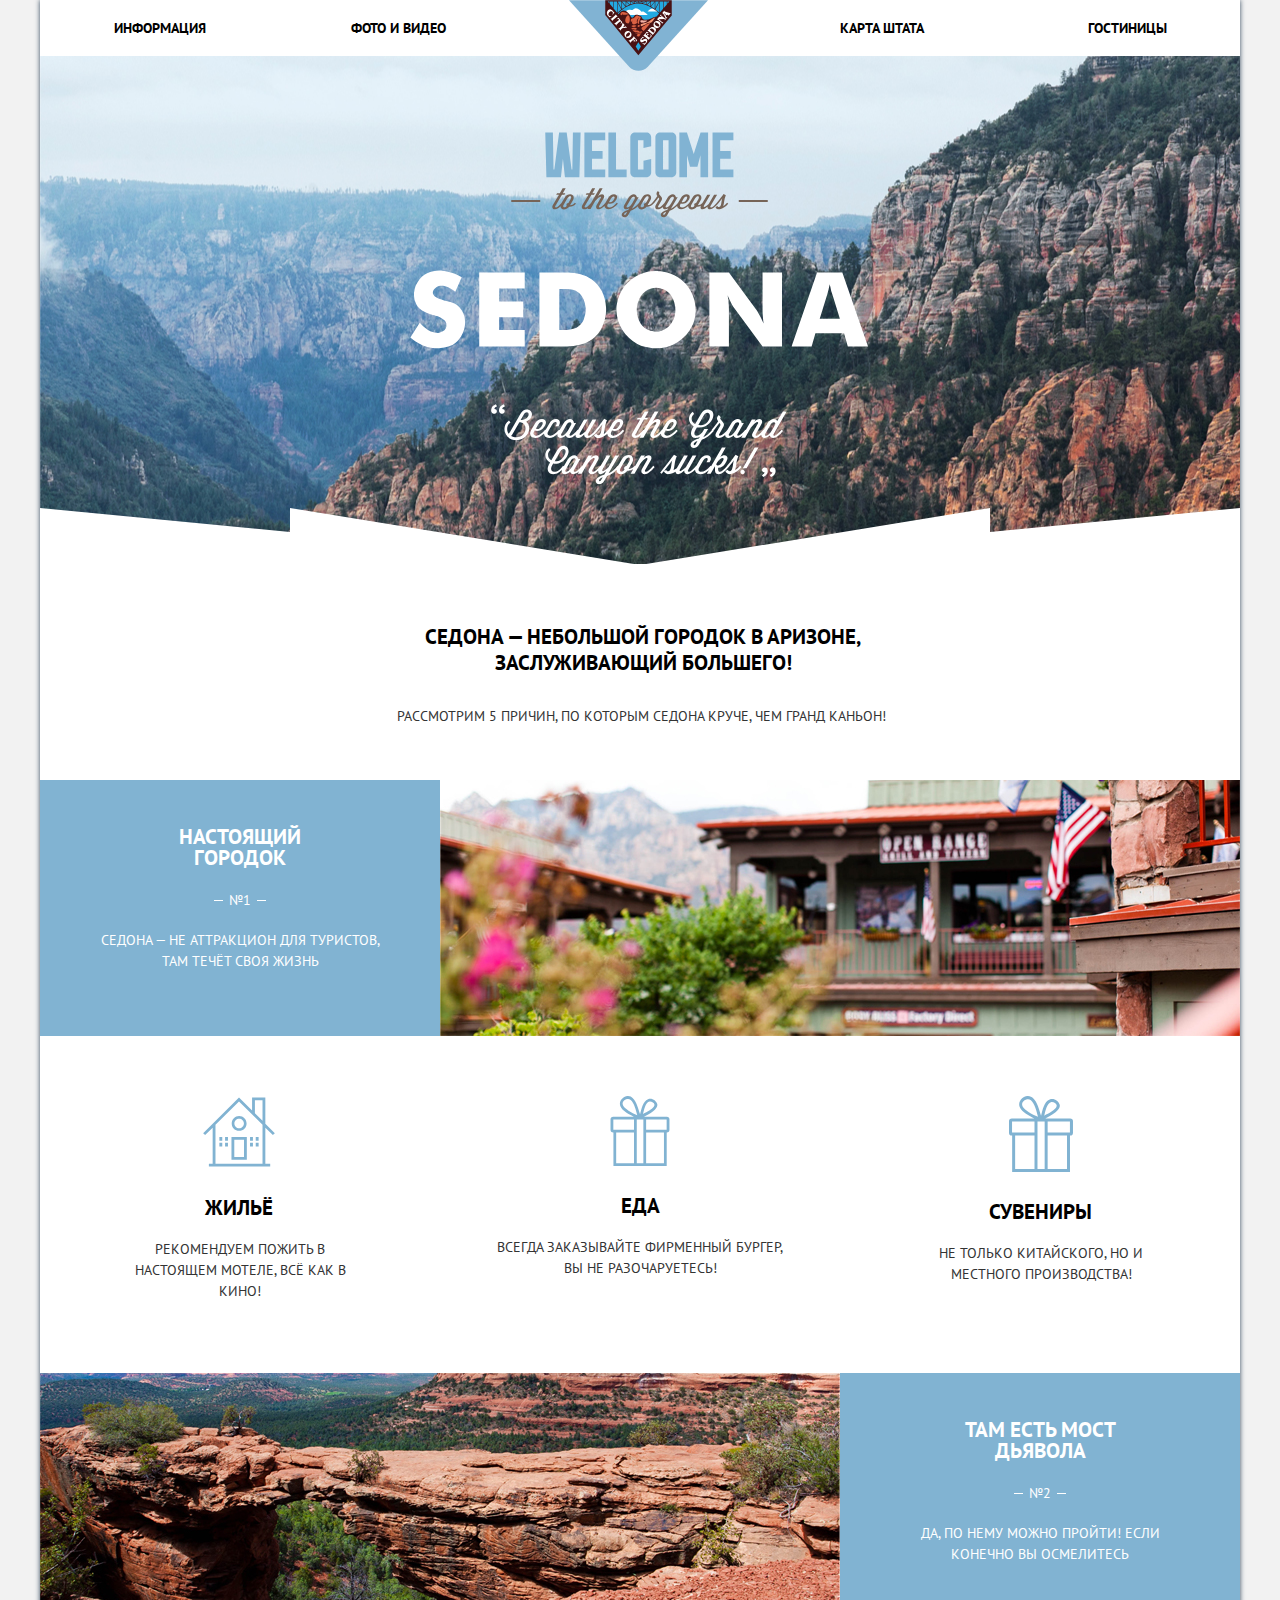
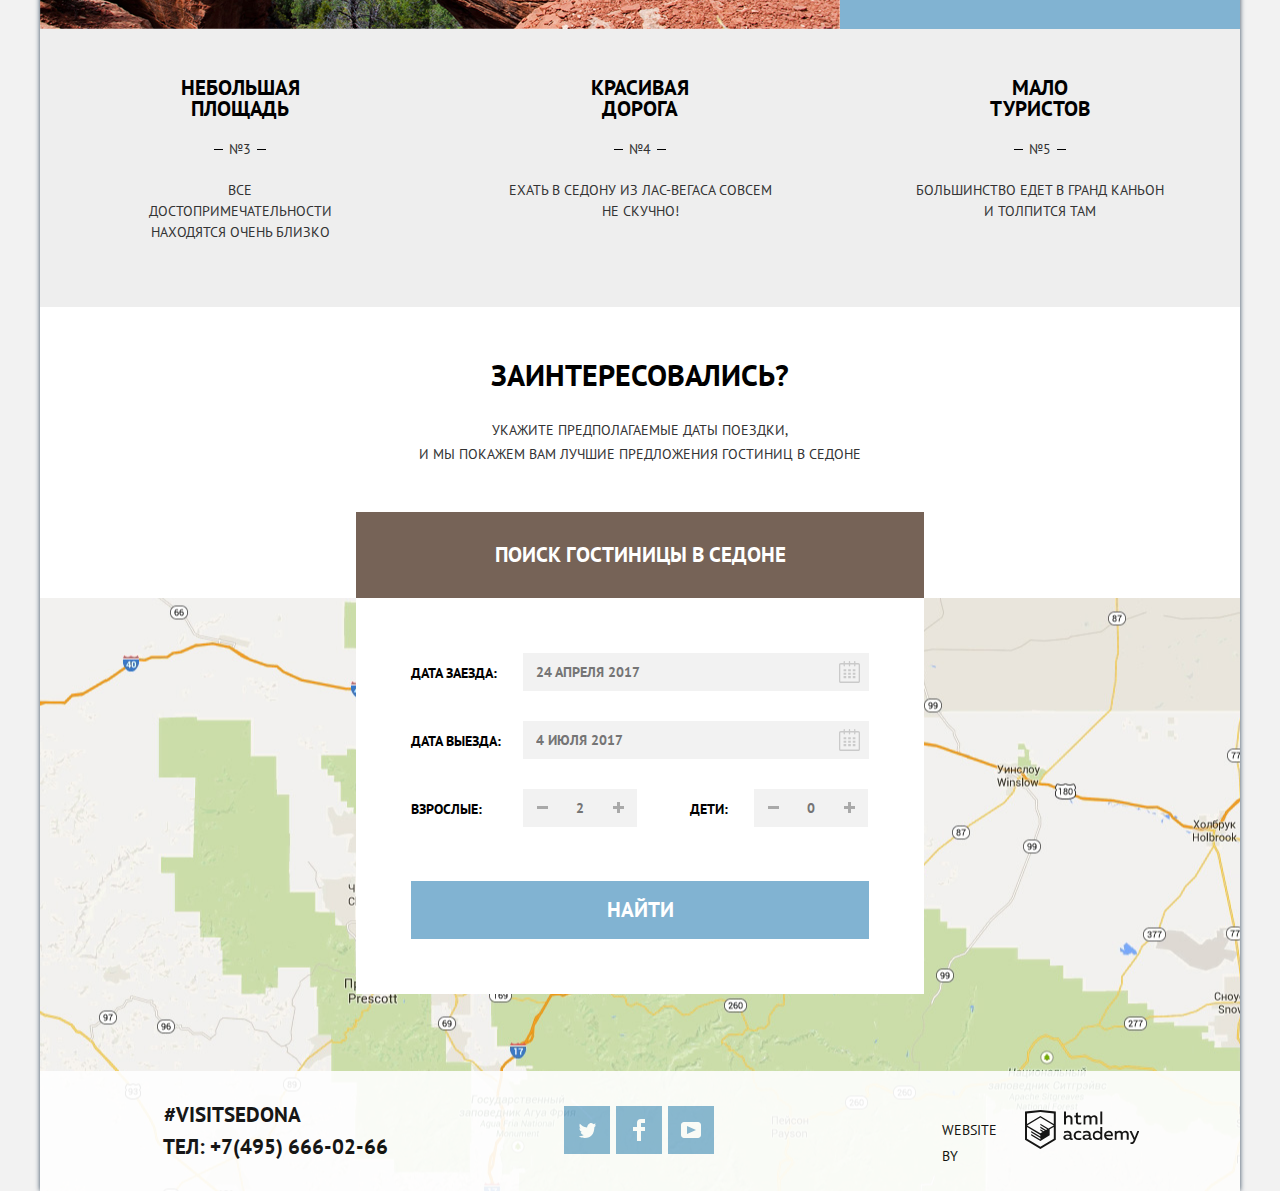
<file: index.html>
<!DOCTYPE html>
<html lang="ru">
	<head>
		<meta charset="utf-8">
		<link href="https://fonts.googleapis.com/css?family=PT+Sans:400,700&display=swap&subset=cyrillic" rel="stylesheet">
		<link href="css/normalize_min.css" rel="stylesheet">
		<link rel="stylesheet" href="css/style_min.css">
		<title>HTML Academy: Седона</title>
	</head>

	<body>
		<header class="main-header">
			<nav class="main-navigation">
				<h2 class="visually-hidden">Навигация</h2>

				<a class="main-header-logo" title="Главная">
					<img class="img-logo" src="img/logo-sedona.svg" width="139" height="71" alt="Логотип фирмы">
				</a>
				<ul class="site-navigation">
						<li><a class ="navigation-item" href="#">Информация</a></li>
						<li><a class ="navigation-item" href="#">Фото и видео</a></li>
						<li><a class ="navigation-item" href="#">Карта штата</a></li>
						<li><a class ="navigation-item nav-hotel" href="catalog.html">Гостиницы</a></li>
				</ul>
			</nav>
		</header>

		<main class="container">
			<section class="intro">
				<h1 class="visually-hidden">Город Седона</h1> 
				<img class="intro-text" src="img/intro-welcome.svg" width="459" height="353" alt="Добро пожаловть в Джорджию,город Седона">
			</section>

			<section class="description">
				<section class="description-intro">
					<h2>
						Седона — небольшой городок в Аризоне, заслуживающий большего!
					</h2>
					<p>Рассмотрим 5 причин, по которым Седона круче, чем гранд каньон!</p>
				</section>

				<!--Описание города, сетка-->
				<!--Первая строка-->
				<section class="double-items">
					<div class="double-item">
						<h3 class="style-h3">
							Настоящий городок
						</h3>
						<div class="number">№1</div>
						<p>
							Седона — не аттракцион для туристов,
							там течёт своя жизнь
						</p>
					</div>
					<div class="photo-container">
						<img class="feature-picture" src="img/photo-city.jpg" width="800" height="256" alt="Фотография города">
					</div>
				</section>

				<!--Вторая строка-->
				<ul class="second-row">
					<li class="second-item-1">
						<img src="img/icon-house.svg" width="72" height="72" alt="Иконка дома">
						<h3>Жильё</h3>
						<p>
							Рекомендуем пожить в настоящем
							мотеле, всё как в кино!
						</p>
					</li>
					<li class="second-item-2">
						<img src="img/icon-hamburger.svg" width="74" height="70" alt="Иконка гамбургера">
						<h3>Еда</h3>
						<p>
							Всегда заказывайте фирменный бургер,
							вы не разочаруетесь!
						</p>
					</li>
					<li class="second-item-3">
						<img src="img/icon-gift.svg" width="64" height="76" alt="Иконка подарка">
						<h3>Сувениры</h3>
						<p>
							Не только китайского, но и местного
							производства!
						</p>
					</li>
				</ul>

				<!--Третья строка-->
				<section class="double-items">
					<div class="photo-container">
						<img src="img/photo-mountains.jpg" width="800" height="256" alt="Фотография гор">
					</div>

					<div class="double-item">
						<h3 class="style-h3">
							Там есть
							Мост дьявола
						</h3>
						<div class="number">№2</div>
						<p>
							Да, по нему можно пройти!
							Если конечно вы осмелитесь
						</p>
					</div>
				</section>

				<!--Четвертая строка-->
				<ul class="fourth-row">
					<li class="fourth-item-1">
						<h3>
							Небольшая
							площадь
						</h3>
						<div class="number number-row-4">№3</div>
						<p>
							Все достопримечательности
							находятся очень близко
						</p>
					</li>

					<li class="fourth-item-2">
						<h3>
							Красивая
							дорога
						</h3>
						<div class="number number-row-4">№4</div>
						<p>
							Ехать в Седону из Лас-Вегаса совсем
							не скучно!
						</p>
					</li>

					<li class="fourth-item-3">
						<h3>
							Мало
							туристов
						</h3>
						<div class="number number-row-4">№5</div>
						<p>
							Большинство едет в гранд каньон<br>
							и толпится там
						</p>
					</li>
				</ul>
			</section>

			<section class="offer">
				<h2>Заинтересовались?</h2>
				<p>
					Укажите предполагаемые даты поездки,<br>
					и мы покажем вам лучшие предложения гостиниц в седоне
				</p>

				<button class="button btn-form">Поиск гостиницы в Седоне</button>

				<section class="selection">
					<form class="selection-form" action="https://echo.htmlacademy.ru" method="post">
						<div class="container">
							<div class="container-date">
								<label class="date-in-lable" for="date-in">Дата заезда:</label>
								<input class="date-input icon-calendar" type="text" name="date-in" id="date-in" placeholder="24 АПРЕЛЯ 2017">
								<button class="btn-calendar calendar-in" type="button" disabled="disabled" title="Открыть календарь">
									<svg xmlns="http://www.w3.org/2000/svg" width="21" height="22" viewBox="0 0 21 22"><path d="M19.251 2.025h-2.845V.648c0-.381-.294-.689-.656-.689-.363 0-.656.308-.656.689v1.377h-3.938V.648c0-.381-.294-.689-.655-.689-.363 0-.657.308-.657.689v1.377H5.906V.648c0-.381-.294-.689-.656-.689-.363 0-.657.308-.657.689v1.377H1.75C.784 2.025 0 2.847 0 3.862v16.302C0 21.179.784 22 1.75 22h17.501c.966 0 1.749-.821 1.749-1.836V3.862c0-1.015-.783-1.837-1.749-1.837zm.437 18.139a.448.448 0 0 1-.437.459H1.75a.45.45 0 0 1-.438-.459V3.862a.45.45 0 0 1 .438-.459h2.844v1.378c0 .381.294.689.657.689.362 0 .656-.308.656-.689V3.403h3.938v1.378c0 .381.294.689.657.689.361 0 .655-.308.655-.689V3.403h3.938v1.378c0 .381.293.689.656.689.362 0 .656-.308.656-.689V3.403h2.845c.241 0 .437.206.437.459v16.302z"/><path d="M4.594 8.225h2.625v2.066H4.594zM4.594 11.668h2.625v2.067H4.594zM4.594 15.112h2.625v2.066H4.594zM9.188 15.112h2.625v2.066H9.188zM9.188 11.668h2.625v2.067H9.188zM9.188 8.225h2.625v2.066H9.188zM13.781 15.112h2.625v2.066h-2.625zM13.781 11.668h2.625v2.067h-2.625zM13.781 8.225h2.625v2.066h-2.625z"/></svg>
								</button>
							</div>

							<div class="container-date">
								<label class="date-out-lable" for="date-out">Дата выезда:</label>
								<input class="date-input icon-calendar" type="text" name="date-out" id="date-out" placeholder="4 ИЮЛЯ 2017">
								<button class="btn-calendar calendar-out" type="button" disabled="disabled" title="Открыть календарь">
									<svg xmlns="http://www.w3.org/2000/svg" width="21" height="22" viewBox="0 0 21 22"><path d="M19.251 2.025h-2.845V.648c0-.381-.294-.689-.656-.689-.363 0-.656.308-.656.689v1.377h-3.938V.648c0-.381-.294-.689-.655-.689-.363 0-.657.308-.657.689v1.377H5.906V.648c0-.381-.294-.689-.656-.689-.363 0-.657.308-.657.689v1.377H1.75C.784 2.025 0 2.847 0 3.862v16.302C0 21.179.784 22 1.75 22h17.501c.966 0 1.749-.821 1.749-1.836V3.862c0-1.015-.783-1.837-1.749-1.837zm.437 18.139a.448.448 0 0 1-.437.459H1.75a.45.45 0 0 1-.438-.459V3.862a.45.45 0 0 1 .438-.459h2.844v1.378c0 .381.294.689.657.689.362 0 .656-.308.656-.689V3.403h3.938v1.378c0 .381.294.689.657.689.361 0 .655-.308.655-.689V3.403h3.938v1.378c0 .381.293.689.656.689.362 0 .656-.308.656-.689V3.403h2.845c.241 0 .437.206.437.459v16.302z"/><path d="M4.594 8.225h2.625v2.066H4.594zM4.594 11.668h2.625v2.067H4.594zM4.594 15.112h2.625v2.066H4.594zM9.188 15.112h2.625v2.066H9.188zM9.188 11.668h2.625v2.067H9.188zM9.188 8.225h2.625v2.066H9.188zM13.781 15.112h2.625v2.066h-2.625zM13.781 11.668h2.625v2.067h-2.625zM13.781 8.225h2.625v2.066h-2.625z"/></svg>
								</button>
							</div>

							<label class="adults-lable" for="adults-count">Взрослые:</label>
							<div class="with-control">
								<button class="btn btn-minus btn-minus-adult" type="button" title="Минус один взрослый">
									<svg width="11" height="11">
										<line x1="0" y1="5.5" x2="11" y2="5.5" stroke-width="3"/>
									</svg>
								</button>
								<input class="number-input" type="text" name="adults-count" id="adults-count" placeholder="2">
								<button class="btn btn-plus btn-plus-adult" type="button" title="Плюс один взрослый">
									<svg width="11" height="11">
										<line x1="0" y1="5.5" x2="11" y2="5.5" stroke-width="3"/>
										<line x1="5.5" y1="0" x2="5.5" y2="11" stroke-width="3"/>
									</svg>
								</button>
							</div>

							<label class="childrens-lable" for="childrens-count">Дети:</label>
							<div class="with-control">
								<button class="btn btn-minus btn-minus-children" type="button" title="Минус один ребенок">
									<svg width="11" height="11">
										<line x1="0" y1="5.5" x2="11" y2="5.5" stroke-width="3"/>
									</svg>
								</button>
								<input class="number-input" type="text" name="childrens-count" id="childrens-count" placeholder="0">
								<button class="btn btn-plus btn-plus-children" type="button" title="Плюс один ребенок">
									<svg width="11" height="11">
										<line x1="0" y1="5.5" x2="11" y2="5.5" stroke-width="3"/>
										<line x1="5.5" y1="0" x2="5.5" y2="11" stroke-width="3"/>
									</svg>
								</button>
							</div>

							<button class="button btn-submit" type="submit">Найти</button>
						</div>
					</form>
				</section>
				<iframe class="map-sedona" style="display: block;" src="https://www.google.com/maps/embed?pb=!1m18!1m12!1m3!1d432852.23636989674!2d-111.9703497371074!3d34.90303053903859!2m3!1f0!2f0!3f0!3m2!1i1024!2i768!4f13.1!3m3!1m2!1s0x872da132f942b00d%3A0x5548c523fa6c8efd!2z0KHQtdC00L7QvdCwLCDQkNGA0LjQt9C-0L3QsCA4NjMzNiwg0KHQqNCQ!5e0!3m2!1sru!2scz!4v1583784329367!5m2!1sru!2scz" width="1200" height="593" allowfullscreen=""></iframe>
			</section>
		</main>

		<footer class="main-footer footer-index">
			<div class="container">
				<div class="contacts">
					<h2 class="visually-hidden">Контакты</h2>
					<a class="ref-index" href="index.html">#visitSEDONA</a>
					<a class="ref-tel" href="tel:+74956660266">Тел: +7(495) 666-02-66</a>
				</div>

				<ul class="socmedia-list">
					<li class="social-button">
						<a href="#" aria-label="Ссылка на твитер">
							<svg class="twitter" xmlns="http://www.w3.org/2000/svg" xmlns:xlink="http://www.w3.org/1999/xlink" width="17" height="15" viewBox="0 0 17 15"><path d="M10.95.144c1.685-.496 2.984.27 3.577 1.179.673-.231 1.331-.481 2.011-.708a2.345 2.345 0 0 1-.857 1.768c.685.17 1.304-.491 1.304-.491-.169 1-1.006 1.788-1.563 2.024-.231 6.75-3.175 11.217-10.077 11.082h-.446c-.41 0-4.164-.46-4.898-1.887 2.271.196 3.893-.422 4.693-1.177-.96-.3-2.679-.477-2.979-2.95.349.106.564.228 1.19.119C1.705 8.247.374 7.53.448 5.33c.285.328 1.067.536 1.34.472C1.085 5.561-.182 2.442.894.85c1.818 1.854 3.735 3.606 7.152 3.773C8.254 2.33 9.183.793 10.95.144z"/></svg>
						</a>
					</li>
					<li class="social-button">
						<a href="#" aria-label="Ссылка на фейсбук">
							<svg class="facebook" xmlns="http://www.w3.org/2000/svg" width="12" height="22" viewBox="0 0 12 22"><path d="M12 4V0H8a4 4 0 0 0-4 4v4H0v4h4v10h4V12h4V8H8V4h4z"/></svg>
						</a>
					</li>
					<li class="social-button">
						<a href="#" aria-label="Ссылка на ютуб">
							<svg class="youtube" xmlns="http://www.w3.org/2000/svg" xmlns:xlink="http://www.w3.org/1999/xlink" width="20" height="16" viewBox="0 0 20 16"><path  d="M17 0H3C1.35 0 0 1.35 0 3v10c0 1.65 1.35 3 3 3h14c1.65 0 3-1.35 3-3V3c0-1.65-1.35-3-3-3zM6.027 11.998V4.002L15.014 8l-8.987 3.998z"/></svg>
						</a>
					</li>
				</ul>

				<a class="html-academy" href="https://htmlacademy.ru">
					<div class="web"> Website by</div>
					<svg id="html-academy-logo" data-name="html-academy-logo" width="115px" height="41px" xmlns="http://www.w3.org/2000/svg" viewBox="0 0 108.08 36.85"><title>logo-htmlacademy-small1</title><path d="M44.61,26.88a2,2,0,0,0,.55-0.1v1.33a3.25,3.25,0,0,1-1.18.21,1.67,1.67,0,0,1-1.67-1,4.84,4.84,0,0,1-3.14,1.08c-1.51,0-2.91-.83-2.91-2.55,0-2.13,2-2.79,3.71-2.79a11.08,11.08,0,0,1,2.17.25v-0.3c0-1-.76-1.77-2.19-1.77a7.42,7.42,0,0,0-3,.64v-1.7a10.21,10.21,0,0,1,3.19-.55c2.36,0,3.81,1.12,3.81,3.65v3a0.54,0.54,0,0,0,.49.59h0.17Zm-6.44-1.13A1.35,1.35,0,0,0,39.63,27h0.11a3.39,3.39,0,0,0,2.41-1V24.58a9.72,9.72,0,0,0-1.81-.21c-1,0-2.16.33-2.16,1.38h0Zm12.36-6.11a5,5,0,0,1,2.57.64V22a4.08,4.08,0,0,0-2.3-.7,2.75,2.75,0,1,0,0,5.49,5,5,0,0,0,2.43-.64v1.71a6.27,6.27,0,0,1-2.76.57A4.21,4.21,0,0,1,46,24.51q0-.21,0-0.41a4.32,4.32,0,0,1,4.18-4.46h0.38Zm12.17,7.24a2,2,0,0,0,.55-0.1v1.33a3.25,3.25,0,0,1-1.18.21,1.67,1.67,0,0,1-1.67-1,4.84,4.84,0,0,1-3.14,1.08c-1.51,0-2.91-.83-2.91-2.55,0-2.13,2-2.79,3.71-2.79a11.08,11.08,0,0,1,2.17.25v-0.3c0-1-.76-1.77-2.19-1.77a7.42,7.42,0,0,0-3,.64v-1.7a10.21,10.21,0,0,1,3.19-.55c2.36,0,3.81,1.12,3.81,3.65v3a0.54,0.54,0,0,0,.49.59h0.17Zm-6.44-1.13A1.35,1.35,0,0,0,57.73,27h0.11a3.39,3.39,0,0,0,2.41-1V24.58a9.72,9.72,0,0,0-1.81-.21c-1.06,0-2.16.33-2.16,1.38h0ZM73,16V28.2H71.35V26.88a3.88,3.88,0,0,1-3.19,1.54,4.4,4.4,0,0,1,0-8.78,3.81,3.81,0,0,1,3,1.3V16H73Zm-4.53,5.22a2.76,2.76,0,1,0,0,5.52A2.86,2.86,0,0,0,71.15,25V23A2.91,2.91,0,0,0,68.49,21.27ZM79,19.64c3.31,0,4.46,2.68,3.92,5.09H76.7c0.21,1.5,1.67,2.11,3.19,2.11a6.11,6.11,0,0,0,2.64-.59v1.6a7.14,7.14,0,0,1-3,.57C77,28.42,74.78,27,74.78,24a4.18,4.18,0,0,1,4-4.39H79Zm0.09,1.54a2.28,2.28,0,0,0-2.44,2.1v0.06H81.3A2,2,0,0,0,79.13,21.18Zm5.73,7V19.87h1.65v1a3.81,3.81,0,0,1,2.78-1.27A2.86,2.86,0,0,1,91.89,21a4.12,4.12,0,0,1,2.91-1.33A3.06,3.06,0,0,1,98,23V28.2h-1.9V23.05a1.59,1.59,0,0,0-1.42-1.75H94.42a2.8,2.8,0,0,0-2.07,1.12V28.2h-1.9V23.05A1.59,1.59,0,0,0,89,21.31H88.8a3,3,0,0,0-2.21,1.29v5.63H84.86Zm21.31-8.33h1.9l-3.91,9.46c-0.9,2.17-2.09,2.86-3.35,2.86a4.76,4.76,0,0,1-1.1-.14V30.46a2.86,2.86,0,0,0,.85.12c0.9,0,1.58-.64,2.07-1.9l0.17-.42-4-8.4h2l2.86,6.29ZM38.73,1.46V6.22a3.81,3.81,0,0,1,2.7-1.14,3.25,3.25,0,0,1,3.44,3.4v5.15H43V8.72a1.81,1.81,0,0,0-1.61-2h-0.3a2.93,2.93,0,0,0-2.32,1.39v5.52h-1.9V1.46h1.9ZM49.94,2.31v3h3V6.91h-3v3.81c0,1.1.5,1.46,1.58,1.46a4.49,4.49,0,0,0,1.69-.33v1.6A6.8,6.8,0,0,1,51,13.8a2.55,2.55,0,0,1-2.86-2.74V6.89H46.58V5.26h1.5V2.74Zm5.4,11.31V5.28H57v1A3.81,3.81,0,0,1,59.77,5a2.86,2.86,0,0,1,2.6,1.33A4.12,4.12,0,0,1,65.28,5,3.06,3.06,0,0,1,68.44,8.4v5.21h-1.9V8.46a1.59,1.59,0,0,0-1.42-1.75H64.89a2.8,2.8,0,0,0-2.07,1.12v5.78h-1.9V8.46A1.59,1.59,0,0,0,59.5,6.71H59.27A3,3,0,0,0,57.06,8v5.63H55.34ZM71.17,1.45H73V13.6H71.17V1.45ZM14.71,0H14.55L0,1.54V28.21l14.55,8.66,14.55-8.66V1.54Zm12.5,27.1L14.55,34.64,1.9,27.12V16.18l12.59,7.5V25L5.86,19.9v1.31l8.68,5.21v1.39L5.87,22.65V24l8.68,5.21,8.75-5.24V18.31L27.2,16V27.12Zm0-12.53-3.48,2-1.6,1L14.51,13v1.31L21,18.23H21l-0.14.09-1,.54-5.37-3.2V17l4.24,2.52-1,.67-3.2-1.9v1.31l2.1,1.24L14.5,22.1,2,14.65,14.51,7.11Zm0-1.32L14.49,5.76,1.91,13.25v-10L14.56,1.92,27.21,3.25v10h0Z" transform="translate(0 -0.02)"/></svg>
				</a>
			</div>
		</footer>
		<script src="js/btn_clicks_min.js"></script>
	</body>
</html>
</file>
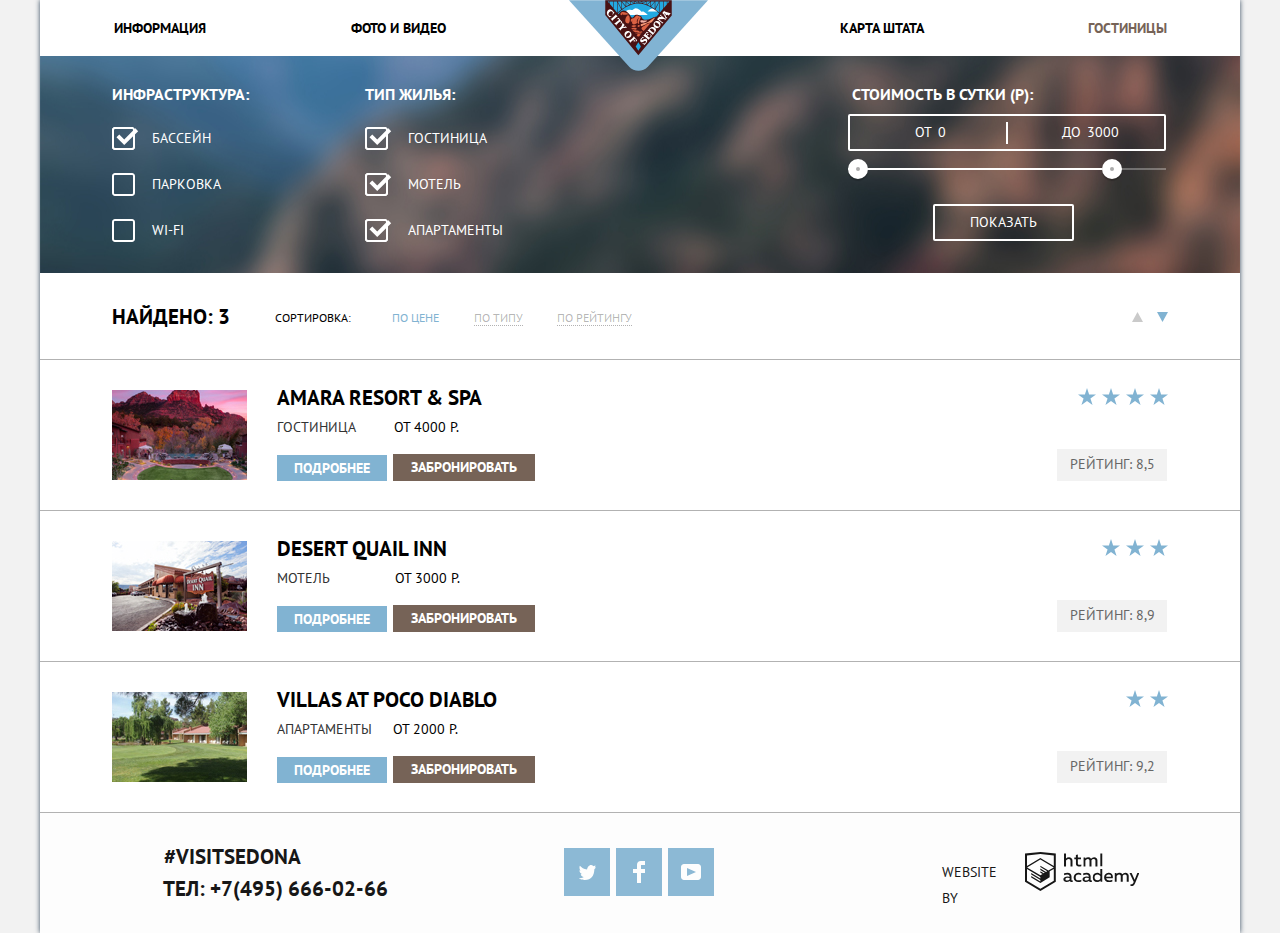
<file: catalog.html>
<!DOCTYPE html>
<html lang="ru">
	<head>
		<meta charset="utf-8">
		<link href="https://fonts.googleapis.com/css?family=PT+Sans:400,700&display=swap&subset=cyrillic" rel="stylesheet">
		<link href="css/normalize.css" rel="stylesheet">
		<link rel="stylesheet" href="css/style.css">
		<title>HTML Academy: Седона</title>
	</head>

	<body>
		<header class="main-header">
			<nav class="main-navigation">
				<h2 class="visually-hidden">Навигация</h2>

				<a class="main-header-logo" href="index.html">
					<img class="img-logo" src="img/logo-sedona.svg" width="139" height="71" alt="Логотип фирмы">
				</a>
				<ul class="site-navigation">
					<li><a class ="navigation-item" href="#">Информация</a></li>
					<li><a class ="navigation-item" href="#">Фото и видео</a></li>
					<li><a class ="navigation-item" href="#">Карта штата</a></li>
					<li><a class ="navigation-item nav-hotel selected" href="catalog.html">Гостиницы</a></li>
				</ul>
			</nav>
		</header>

		<main>
			<h1 class="visually-hidden">Список доступных отелей</h1>
			
			<section class="filter">
				<h2 class="visually-hidden">Фильтр</h2>

				<form class="filter-form" method="get" action="https://echo.htmlacademy.ru">
					<fieldset>
						<legend>Инфраструктура:</legend>
						<ul class="infrastructure-list">
							<li>
								<input class="visually-hidden filter-input-checkbox" type="checkbox" name="swpool" id="swpool" checked>
								<label for="swpool">Бассейн</label>
							</li>
							<li>
								<input class="visually-hidden filter-input-checkbox" type="checkbox" name="parking" id="parking">
								<label for="parking">Парковка</label>
							</li>
							<li>
								<input class="visually-hidden filter-input-checkbox" type="checkbox" name="wi-fi" id="wi-fi">
								<label for="wi-fi">WI-FI</label>
							</li>
						</ul>
					</fieldset>

					<fieldset>
						<legend>Тип жилья:</legend>
						<ul class="infrastructure-type">
							<li>
								<input class="visually-hidden filter-input-checkbox" type="checkbox" name="hotel" id="hotel" checked>
								<label for="hotel">Гостиница</label>
							</li>
							<li>
								<input class="visually-hidden filter-input-checkbox" type="checkbox" name="motel" id="motel" checked>
								<label for="motel">Мотель</label>
							</li>
							<li>
								<input class="visually-hidden filter-input-checkbox" type="checkbox" name="apartments" id="apartments" checked>
								<label for="apartments">Апартаменты</label>
							</li>
						</ul>
					</fieldset>

					<fieldset class="filter-range">
						<div class="filter-range-title">Стоимость в сутки (р):</div>
						<div class="price-controls">
							<label class="min-price">от <input type="text" name="min-price" value="0"></label>
							<label class="max-price">до <input type="text" name="max-price" value="3000"></label>
						</div>
						<div class="range-controls">
							<div class="scale">
							<div class="bar"></div>
							</div>
							<div class="range-toggle range-toggle-min" aria-label="Минимальная стоимость"></div>
							<div class="range-toggle range-toggle-max" aria-label="Максимальная стоимость"></div>
						</div>
						<button class="btn-transparent" type="submit">Показать</button>
					</fieldset>
				</form>
			</section>

			<section class="hotels">
				<h2 class="visually-hidden">Результаты поиска</h2>

				<section class="hotels-filter">
					<div class="container">
						<div class="sort">
							<h3 class="">Найдено: 3</h3>

							<p class="">Сортировка:</p>
							
							<ul class="sort-list">
								<li><a class="selected" href="#">По цене</a></li>
								<li><a href="#">По типу</a></li>
								<li><a href="#">По рейтингу</a></li>
							</ul>
						</div>
						<div class="trigers">
							<svg class="triger" alt="Сортировка от меньшего к большему" xmlns="http://www.w3.org/2000/svg" width="11" height="10" viewBox="0 0 11 10"><path d="M5.5 0L0 10h11z"/></svg>
							<svg class="triger triger-last triger-active" alt="Сортировка от большему к меньшему" xmlns="http://www.w3.org/2000/svg" width="11" height="10" viewBox="0 0 11 10"><path d="M5.5 10L0 0h11"/></svg>
						</div>
					</div>
				</section>

				<section class="hotels-result">
					<ul class="hotels-list">
						<li class="hotels-item">
							<div class="container">
								<div class="photo-container">
									<img src="img/photo1.jpg" width="135" height="90" alt="Отель Amara Resort & Spa">
								</div>

								<div class="container-info">
									<h3 class="hotels-name"><a href="#">Amara Resort & Spa</a></h3>
									<div class="hotels-type">Гостиница</div>
									<div class="hotels-cost-1">От 4000 Р.</div>
									<a class="ref-details" href="#">Подробнее</a>
									<a class="ref-book" href="#">Забронировать</a>
								</div>

								<div class="container-rating">
									<div class="stars">
										<svg xmlns="http://www.w3.org/2000/svg" width="18" height="17" viewBox="0 0 18 17"><path fill="#81B3D2" d="M9.002 0l2.126 6.494h6.877l-5.564 4.012L14.566 17l-5.564-4.013L3.438 17l2.126-6.494L0 6.494h6.878z"/></svg>
										<svg xmlns="http://www.w3.org/2000/svg" width="18" height="17" viewBox="0 0 18 17"><path fill="#81B3D2" d="M9.002 0l2.126 6.494h6.877l-5.564 4.012L14.566 17l-5.564-4.013L3.438 17l2.126-6.494L0 6.494h6.878z"/></svg>
										<svg xmlns="http://www.w3.org/2000/svg" width="18" height="17" viewBox="0 0 18 17"><path fill="#81B3D2" d="M9.002 0l2.126 6.494h6.877l-5.564 4.012L14.566 17l-5.564-4.013L3.438 17l2.126-6.494L0 6.494h6.878z"/></svg>
										<svg xmlns="http://www.w3.org/2000/svg" width="18" height="17" viewBox="0 0 18 17"><path fill="#81B3D2" d="M9.002 0l2.126 6.494h6.877l-5.564 4.012L14.566 17l-5.564-4.013L3.438 17l2.126-6.494L0 6.494h6.878z"/></svg>
									</div>

									<div class="rating">Рейтинг: 8,5</div>
								</div>
							</div>
						</li>

						<li class="hotels-item">
							<div class="container">
								<div class="photo-container">  
									<img src="img/photo2.jpg" width="135" height="90" alt="Отель Desert Quail Inn">
								</div>

								<div class="container-info">
									<h3 class="hotels-name"><a href="#">Desert Quail Inn</a></h3>
									<div class="hotels-type">Мотель</div>
									<div class="hotels-cost-2">От 3000 Р.</div>
									<a class="ref-details" href="#">Подробнее</a>
									<a class="ref-book" href="#">Забронировать</a>
								</div>

								<div class="container-rating">
									<div class="stars">
										<svg xmlns="http://www.w3.org/2000/svg" width="18" height="17" viewBox="0 0 18 17"><path fill="#81B3D2" d="M9.002 0l2.126 6.494h6.877l-5.564 4.012L14.566 17l-5.564-4.013L3.438 17l2.126-6.494L0 6.494h6.878z"/></svg>
										<svg xmlns="http://www.w3.org/2000/svg" width="18" height="17" viewBox="0 0 18 17"><path fill="#81B3D2" d="M9.002 0l2.126 6.494h6.877l-5.564 4.012L14.566 17l-5.564-4.013L3.438 17l2.126-6.494L0 6.494h6.878z"/></svg>
										<svg xmlns="http://www.w3.org/2000/svg" width="18" height="17" viewBox="0 0 18 17"><path fill="#81B3D2" d="M9.002 0l2.126 6.494h6.877l-5.564 4.012L14.566 17l-5.564-4.013L3.438 17l2.126-6.494L0 6.494h6.878z"/></svg>
									</div>
									<div class="rating">Рейтинг: 8,9</div>
								</div>
							</div>
						</li>

						<li class="hotels-item">
							<div class="container">
								<div class="photo-container">  
									<img src="img/photo3.jpg" width="135" height="90" alt="Отель Villas at Poco Diablo">
								</div>

								<div class="container-info">
									<h3 class="hotels-name"><a href="#">Villas at Poco Diablo</a></h3>
									<div class="hotels-type">Апартаменты</div>
									<div class="hotels-cost-3">От 2000 Р.</div>
									<a class="ref-details" href="#">Подробнее</a>
									<a class="ref-book" href="#">Забронировать</a>
								</div>

								<div class="container-rating">
									<div class="stars">
										<svg xmlns="http://www.w3.org/2000/svg" width="18" height="17" viewBox="0 0 18 17"><path fill="#81B3D2" d="M9.002 0l2.126 6.494h6.877l-5.564 4.012L14.566 17l-5.564-4.013L3.438 17l2.126-6.494L0 6.494h6.878z"/></svg>
										<svg xmlns="http://www.w3.org/2000/svg" width="18" height="17" viewBox="0 0 18 17"><path fill="#81B3D2" d="M9.002 0l2.126 6.494h6.877l-5.564 4.012L14.566 17l-5.564-4.013L3.438 17l2.126-6.494L0 6.494h6.878z"/></svg>
									</div>

									<div class="rating">Рейтинг: 9,2</div>
								</div>
							</div>
						</li>
					</ul>
				</section>
			</section>
		</main>

		<footer class="main-footer">
			<div class="container">
				<div class="contacts">
					<h2 class="visually-hidden">Контакты</h2>
					<a class="ref-index" href="index.html">#visitSEDONA</a>
					<a class="ref-tel" href="tel:+74956660266">Тел: +7(495) 666-02-66</a>
				</div>

				<ul class="socmedia-list">
					<li class="social-button">
						<a href="#" title="Твитер">
							<svg class="twitter" alt="Твитер" xmlns="http://www.w3.org/2000/svg" xmlns:xlink="http://www.w3.org/1999/xlink" width="17" height="15" viewBox="0 0 17 15"><path d="M10.95.144c1.685-.496 2.984.27 3.577 1.179.673-.231 1.331-.481 2.011-.708a2.345 2.345 0 0 1-.857 1.768c.685.17 1.304-.491 1.304-.491-.169 1-1.006 1.788-1.563 2.024-.231 6.75-3.175 11.217-10.077 11.082h-.446c-.41 0-4.164-.46-4.898-1.887 2.271.196 3.893-.422 4.693-1.177-.96-.3-2.679-.477-2.979-2.95.349.106.564.228 1.19.119C1.705 8.247.374 7.53.448 5.33c.285.328 1.067.536 1.34.472C1.085 5.561-.182 2.442.894.85c1.818 1.854 3.735 3.606 7.152 3.773C8.254 2.33 9.183.793 10.95.144z"/></svg>
						</a>
					</li>
					<li class="social-button">
						<a href="#" title="Фейсбук">
							<svg class="facebook" alt="Фейсбук" xmlns="http://www.w3.org/2000/svg" width="12" height="22" viewBox="0 0 12 22"><path d="M12 4V0H8a4 4 0 0 0-4 4v4H0v4h4v10h4V12h4V8H8V4h4z"/></svg>
						</a>
					</li>
					<li class="social-button">
						<a href="#" title="Ютуб">
							<svg class="youtube" alt="Ютуб" xmlns="http://www.w3.org/2000/svg" xmlns:xlink="http://www.w3.org/1999/xlink" width="20" height="16" viewBox="0 0 20 16"><path  d="M17 0H3C1.35 0 0 1.35 0 3v10c0 1.65 1.35 3 3 3h14c1.65 0 3-1.35 3-3V3c0-1.65-1.35-3-3-3zM6.027 11.998V4.002L15.014 8l-8.987 3.998z"/></svg>
						</a>
					</li>
				</ul>

				<a class="html-academy" href="https://htmlacademy.ru">
					<div class="web"> Website by</div>
					<svg id="html-academy-logo" data-name="html-academy-logo" width="115px" height="41px" xmlns="http://www.w3.org/2000/svg" viewBox="0 0 108.08 36.85"><title>logo-htmlacademy-small1</title><path d="M44.61,26.88a2,2,0,0,0,.55-0.1v1.33a3.25,3.25,0,0,1-1.18.21,1.67,1.67,0,0,1-1.67-1,4.84,4.84,0,0,1-3.14,1.08c-1.51,0-2.91-.83-2.91-2.55,0-2.13,2-2.79,3.71-2.79a11.08,11.08,0,0,1,2.17.25v-0.3c0-1-.76-1.77-2.19-1.77a7.42,7.42,0,0,0-3,.64v-1.7a10.21,10.21,0,0,1,3.19-.55c2.36,0,3.81,1.12,3.81,3.65v3a0.54,0.54,0,0,0,.49.59h0.17Zm-6.44-1.13A1.35,1.35,0,0,0,39.63,27h0.11a3.39,3.39,0,0,0,2.41-1V24.58a9.72,9.72,0,0,0-1.81-.21c-1,0-2.16.33-2.16,1.38h0Zm12.36-6.11a5,5,0,0,1,2.57.64V22a4.08,4.08,0,0,0-2.3-.7,2.75,2.75,0,1,0,0,5.49,5,5,0,0,0,2.43-.64v1.71a6.27,6.27,0,0,1-2.76.57A4.21,4.21,0,0,1,46,24.51q0-.21,0-0.41a4.32,4.32,0,0,1,4.18-4.46h0.38Zm12.17,7.24a2,2,0,0,0,.55-0.1v1.33a3.25,3.25,0,0,1-1.18.21,1.67,1.67,0,0,1-1.67-1,4.84,4.84,0,0,1-3.14,1.08c-1.51,0-2.91-.83-2.91-2.55,0-2.13,2-2.79,3.71-2.79a11.08,11.08,0,0,1,2.17.25v-0.3c0-1-.76-1.77-2.19-1.77a7.42,7.42,0,0,0-3,.64v-1.7a10.21,10.21,0,0,1,3.19-.55c2.36,0,3.81,1.12,3.81,3.65v3a0.54,0.54,0,0,0,.49.59h0.17Zm-6.44-1.13A1.35,1.35,0,0,0,57.73,27h0.11a3.39,3.39,0,0,0,2.41-1V24.58a9.72,9.72,0,0,0-1.81-.21c-1.06,0-2.16.33-2.16,1.38h0ZM73,16V28.2H71.35V26.88a3.88,3.88,0,0,1-3.19,1.54,4.4,4.4,0,0,1,0-8.78,3.81,3.81,0,0,1,3,1.3V16H73Zm-4.53,5.22a2.76,2.76,0,1,0,0,5.52A2.86,2.86,0,0,0,71.15,25V23A2.91,2.91,0,0,0,68.49,21.27ZM79,19.64c3.31,0,4.46,2.68,3.92,5.09H76.7c0.21,1.5,1.67,2.11,3.19,2.11a6.11,6.11,0,0,0,2.64-.59v1.6a7.14,7.14,0,0,1-3,.57C77,28.42,74.78,27,74.78,24a4.18,4.18,0,0,1,4-4.39H79Zm0.09,1.54a2.28,2.28,0,0,0-2.44,2.1v0.06H81.3A2,2,0,0,0,79.13,21.18Zm5.73,7V19.87h1.65v1a3.81,3.81,0,0,1,2.78-1.27A2.86,2.86,0,0,1,91.89,21a4.12,4.12,0,0,1,2.91-1.33A3.06,3.06,0,0,1,98,23V28.2h-1.9V23.05a1.59,1.59,0,0,0-1.42-1.75H94.42a2.8,2.8,0,0,0-2.07,1.12V28.2h-1.9V23.05A1.59,1.59,0,0,0,89,21.31H88.8a3,3,0,0,0-2.21,1.29v5.63H84.86Zm21.31-8.33h1.9l-3.91,9.46c-0.9,2.17-2.09,2.86-3.35,2.86a4.76,4.76,0,0,1-1.1-.14V30.46a2.86,2.86,0,0,0,.85.12c0.9,0,1.58-.64,2.07-1.9l0.17-.42-4-8.4h2l2.86,6.29ZM38.73,1.46V6.22a3.81,3.81,0,0,1,2.7-1.14,3.25,3.25,0,0,1,3.44,3.4v5.15H43V8.72a1.81,1.81,0,0,0-1.61-2h-0.3a2.93,2.93,0,0,0-2.32,1.39v5.52h-1.9V1.46h1.9ZM49.94,2.31v3h3V6.91h-3v3.81c0,1.1.5,1.46,1.58,1.46a4.49,4.49,0,0,0,1.69-.33v1.6A6.8,6.8,0,0,1,51,13.8a2.55,2.55,0,0,1-2.86-2.74V6.89H46.58V5.26h1.5V2.74Zm5.4,11.31V5.28H57v1A3.81,3.81,0,0,1,59.77,5a2.86,2.86,0,0,1,2.6,1.33A4.12,4.12,0,0,1,65.28,5,3.06,3.06,0,0,1,68.44,8.4v5.21h-1.9V8.46a1.59,1.59,0,0,0-1.42-1.75H64.89a2.8,2.8,0,0,0-2.07,1.12v5.78h-1.9V8.46A1.59,1.59,0,0,0,59.5,6.71H59.27A3,3,0,0,0,57.06,8v5.63H55.34ZM71.17,1.45H73V13.6H71.17V1.45ZM14.71,0H14.55L0,1.54V28.21l14.55,8.66,14.55-8.66V1.54Zm12.5,27.1L14.55,34.64,1.9,27.12V16.18l12.59,7.5V25L5.86,19.9v1.31l8.68,5.21v1.39L5.87,22.65V24l8.68,5.21,8.75-5.24V18.31L27.2,16V27.12Zm0-12.53-3.48,2-1.6,1L14.51,13v1.31L21,18.23H21l-0.14.09-1,.54-5.37-3.2V17l4.24,2.52-1,.67-3.2-1.9v1.31l2.1,1.24L14.5,22.1,2,14.65,14.51,7.11Zm0-1.32L14.49,5.76,1.91,13.25v-10L14.56,1.92,27.21,3.25v10h0Z" transform="translate(0 -0.02)"/></svg>
				</a>
			</div>
		</footer>
	</body>
</html>
</file>
<file: css/style_min.css>
html{width:1200px;margin:0 auto}body{margin:0;padding:0;min-width:1200px;position:relative;font-family:"PT Sans","Arial",sans-serif;font-size:14px;line-height:26px;font-weight:regular;letter-spacing:normal;font-stretch:normal;font-style:normal;color:#000;text-transform:uppercase;background-color:#f2f2f2;box-shadow:0 0 5px 0 #34495e}.visually-hidden:not(:focus):not(:active),input[type="checkbox"].visually-hidden{position:absolute;width:1px;height:1px;margin:-1px;border:0;padding:0;white-space:nowrap;clip-path:inset(100%);clip:rect(0 0 0 0);overflow:hidden}.main-navigation{display:flex;flex-direction:column;align-items:center;flex-wrap:wrap;position:relative}.main-navigation .site-navigation{margin:0;padding:0;display:flex;justify-content:left}.main-navigation li{min-width:239px;min-height:56px;padding-top:15px;padding-bottom:15px;box-sizing:border-box;text-align:center;list-style:none}.main-header-logo{width:139px;height:71px;position:absolute;left:529px}.main-navigation{background-color:#fff}.main-navigation a{text-decoration:none;color:#000;font-size:14px;font-weight:700;font-stretch:normal;font-style:normal;line-height:26px;letter-spacing:normal;text-align:center}.main-navigation li:nth-child(3n){margin-left:244px}.main-navigation .nav-hotel{padding-left:14px}.site-navigation .selected{color:#766357}.site-navigation .navigation-item:hover{color:#81b3d2}.site-navigation .navigation-item:active{color:rgba(0,0,0,0.3)}.main-footer{min-height:120px;background-color:#fff;opacity:.9}.footer-index{position:absolute;bottom:0}.footer-catalog .contacts{padding-left:5px}.main-footer .container{width:984px;padding-right:101px;padding-left:115px;display:flex}.main-footer a{text-decoration:none;color:#000}.main-footer .contacts{width:240px;padding-top:31px;padding-bottom:16px;font-size:21px;font-weight:700}.main-footer .contacts-catalog{padding-left:5px}.contacts a{font-size:21px;font-weight:700;font-stretch:normal;font-style:normal;line-height:26px;letter-spacing:normal;text-align:center}.contacts .ref-index{padding-left:9px}.contacts .ref-tel{display:block;margin-top:6px}.socmedia-list{width:150px;margin:0;margin-left:169px;padding:0;padding-top:35px;display:flex;flex-wrap:wrap;justify-content:space-between;list-style:none;text-align:center}.footer-catalog .socmedia-list{margin-left:164px}.socmedia-list-catalog{margin-left:164px}.socmedia-list .social-button{width:46px;height:48px;display:flex;justify-content:center;background-color:#81b3d2}.social-button a{width:46px;height:48px}.social-button svg{fill:#fff}.socmedia-list .social-ref{width:46px;min-height:48px}.socmedia-list .twitter{padding-top:17px}.socmedia-list .facebook{padding-top:13px}.socmedia-list .youtube{padding-top:16px}.social-button:hover{background-color:#669ec0}.social-button:active{background-color:#5496bd}.social-button:active svg{fill:#88b6d1}.html-academy{min-height:41px;width:197px;margin-left:auto;padding-top:3px;padding-top:38px;display:flex;vertical-align:middle}.html-academy .web{padding-top:7.5px;margin-right:8px}.html-academy .svg{fill:#fff;margin-top:15px}.html-academy svg:hover{fill:#81b3d2}.html-academy svg:active{fill:#bdbbbc}.intro{width:1200px;min-height:508px;background:url(../img/intro-mask.svg) no-repeat 50% calc(100% + 3px),#594E42 url(../img/intro-background.jpg) no-repeat 50% 21%}.intro-text{width:459px;height:353px;padding-top:76px;padding-left:370px}.double-items{min-height:256px;box-sizing:border-box;display:flex;color:#fff;background-color:#81b3d2}.double-item{width:400px;box-sizing:border-box;text-align:center}.double-item .style-h3{width:151px;margin:0 auto;padding-top:46px;margin-bottom:22px;font-size:21px;line-height:21px;font-weight:700}.number{display:flex;line-height:21px;justify-content:center;align-items:center}.number-row-4{color:#333}.number::before,.number::after{content:"";width:9px;height:1px;background:#fff}.fourth-row .number::before,.fourth-row .number::after{background:#000}.number::before{margin-right:6px}.number::after{margin-left:6px}.double-item p{width:303px;margin:0 auto;margin-top:19px;padding-bottom:64px;font-size:14px;font-weight:400;font-stretch:normal;font-style:normal;line-height:21px;letter-spacing:normal}.double-items .photo-container{width:800px;height:256px;background-color:#594E42}.photo-container img{width:100%;height:100%}.description-intro{min-height:216px;text-align:center;background-color:#fff}.description-intro h2{margin:0 auto;width:446px;font-size:21px;font-weight:700;font-stretch:normal;font-style:normal;line-height:26px;letter-spacing:normal;text-align:center;padding:60px 380px 27px}.description-intro p{margin:0 auto;width:492px;color:#333;padding-right:355px;padding-left:355px;padding-bottom:51px}.second-row{margin:0;padding:0;list-style:none;display:flex;background-color:#fff}.second-row h3{font-size:21px;font-weight:700;font-stretch:normal;font-style:normal;line-height:21px;letter-spacing:normal}.second-row p{font-size:14px;font-weight:400;font-stretch:normal;font-style:normal;line-height:21px;letter-spacing:normal;color:#333}.second-row li{width:400px;min-height:330px;box-sizing:border-box;text-align:center;padding-top:60px;padding-bottom:57px}.second-item-1{padding-left:73px;padding-right:75px}.second-item-1 p{width:254px}.second-item-2{padding-left:55px;padding-right:55px}.second-item-3{padding-left:64px;padding-right:63px}.second-item-3 p{width:274px}.features-list p{color:#333}.fourth-row{margin:0;padding:0;list-style:none;display:flex}.fourth-row h3{width:130px;margin:0 auto;padding-top:48px;padding-bottom:20px;font-size:21px;font-weight:700;font-stretch:normal;font-style:normal;line-height:21px;letter-spacing:normal}.fourth-row p{padding-bottom:64px;font-size:14px;font-weight:400;font-stretch:normal;font-style:normal;line-height:21px;letter-spacing:normal}.fourth-row li{width:400px;min-height:256px;box-sizing:border-box;background-color:#eee;text-align:center}.fourth-item-1 p{width:210px;margin:0 auto;margin-top:20px;color:#333}.fourth-item-2 p{width:264px;margin:0 auto;margin-top:20px;color:#333}.fourth-item-3 p{width:248px;margin:0 auto;margin-top:20px;color:#333}.offer{min-height:764px;text-align:center;background-color:#fff}.offer h2{margin:0;padding-top:50px;margin-bottom:25px;font-size:30px;font-weight:700;line-height:36px}.offer p{margin:0 auto;width:444px;margin-bottom:46px;line-height:24px;color:#333}.selection{width:568px;margin:0 auto;position:relative}.map-sedona{border-width:0;background:url(../img/map.jpg) #81b3d2 no-repeat 50% 50%}.selection .container{margin:0;margin:0 auto;padding:55px;width:458px;display:flex;flex-wrap:wrap}.container .container-date{width:458px;min-height:38px;margin-bottom:30px;display:flex;position:relative}.container-date .btn-calendar{z-index:6;position:absolute;width:21px;height:22px;display:block;background:transparent;border:none;right:15px;bottom:9px}.btn-calendar svg{fill:#cacaca}.btn-calendar svg:hover{fill:#000;cursor:pointer}.btn-calendar svg:active{fill:#81b3d2}.selection-form{background-color:#fff;display:block;position:absolute;text-align:center;z-index:2}.form-hide{display:none}.form-anim-down{animation:fade-down .6s}.form-anim-up{animation:fade-up .6s}.form-anim-shake{animation:shake .6s}@keyframes fade-down{0%{transform:translateY(-80px);opacity:0}50%{transform:translateY(-40px);opacity:.5}100%{transform:translateY(0px);opacity:1}}@keyframes fade-up{0%{transform:translateY(0px);opacity:1}50%{transform:translateY(-40px);opacity:.5}100%{transform:translateY(-80px);opacity:0}}@keyframes shake{0%,100%{transform:translateX(0)}10%,30%,50%,70%,90%{transform:translateX(-10px)}20%,40%,60%,80%{transform:translateX(10px)}}.selection-form .date-input[type="text"]{box-sizing:border-box;width:346px;height:38px;margin:0;padding:0;margin-left:auto;padding-left:13px;padding-right:9px;font-family:"PT Sans","Arial",sans-serif;font-weight:700;line-height:26px;color:#000;text-transform:uppercase;background-color:#f2f2f2;border:none;cursor:pointer;outline:none}.selection-form .date-input:hover{background-color:#ebebeb}.selection-form .date-input:focus{background-color:#fff;border:solid 2px #e5e5e5}.container label{font-weight:700;padding-top:7px}.container .adults-lable{margin-right:41px}.container .childrens-lable{margin-left:53px;margin-right:26px}.with-control{width:114px;height:38px;display:flex;align-items:center;font-weight:700;color:#000;background:#f2f2f2}.with-control button{min-width:38px;height:38px;margin:0;padding:0;background:#f2f2f2;border:none;border-radius:0}.with-control .number-input[type="text"]{box-sizing:border-box;height:38px;width:38px;margin:0;padding:0;font-family:"PT Sans","Arial",sans-serif;font-weight:700;line-height:26px;color:#000;text-transform:uppercase;text-align:center;background:#f2f2f2;border:none;cursor:pointer;outline:none}.selection-form .number-input:hover{background-color:#ebebeb}.with-control .number-input:focus{background-color:#fff;border:solid 2px #e5e5e5;outline:none}.btn{position:relative;stroke:#a9a9a9}.btn:hover{stroke:#000;cursor:pointer}.btn:active{stroke:#81b3d2}.selection input{background-color:#f2f2f2}.selection input:hover{background-color:#ebebeb}.selection input:focus{background-color:#fff}.offer .button{font:inherit;text-align:center;font-size:21px;color:#fff;font-weight:700;vertical-align:middle;text-transform:uppercase;width:568px;height:86px;margin:0;padding:0;border:none}.offer .btn-form{background-color:#766357}.offer .btn-form:hover{background-color:#604e43;cursor:pointer}.offer .btn-form:active{color:rgba(255,255,255,0.3);background-color:#503e33}.offer .btn-submit{background-color:#81b3d2;width:458px;height:58px;margin-top:54px}.offer .btn-submit:hover{background-color:#669ec0;cursor:pointer}.offer .btn-submit:active{color:rgba(255,255,255,0.3);background-color:#5496bd}.filter{min-height:217px;margin:0;padding:0;color:#fff;background:#81b3d2 url(../img/background-filter.jpg) no-repeat 50% 50%}.filter .infrastructure-list{margin:0}.filter-form{margin:0;margin-left:72px;margin-right:74px;padding-top:28px;box-sizing:border-box;display:flex}.filter-form legend{margin:0;padding:0;margin-bottom:18px;font-size:16px;font-weight:700;line-height:21px}.filter-form fieldset{margin:0;padding:0;margin-left:116px;border:0 none}.filter-form fieldset:first-child{margin-left:0}.filter-form fieldset:last-child{margin-left:0;margin-left:auto}.infrastructure-list label{margin-top:5px;margin-bottom:25px;position:relative;display:block;cursor:pointer;user-select:none;line-height:21px}.infrastructure-type{margin:0}.infrastructure-type label{margin-top:5px;margin-bottom:25px;padding-left:3px;position:relative;display:block;cursor:pointer;user-select:none;line-height:21px}.filter-input-checkbox + label::before{content:"";position:absolute;top:-1px;left:-40px;width:23px;height:23px;background-image:url(../img/checkbox-off.svg);background-repeat:no-repeat;background-position:0 0}.filter-input-checkbox:focus + label::before{outline:2px solid #fff}.filter-input-checkbox:disabled + label::before{content:"";position:absolute;top:-1px;left:-40px;width:23px;height:23px;background-image:url(../img/checkbox-off-disabled.svg);background-repeat:no-repeat;background-position:0 0}.filter-input-checkbox:checked + label::after{content:"";position:absolute;top:-1px;left:-40px;width:27px;height:23px;background-image:url(../img/checkbox-on.svg);background-repeat:no-repeat;background-position:0 0}.filter-input-checkbox:checked:disabled + label::after{content:"";position:absolute;top:-1px;left:-40px;width:27px;height:23px;background-image:url(../img/checkbox-on-disabled.svg);background-repeat:no-repeat;background-position:0 0}.filter-form ul{padding-left:40px}.filter-form li{list-style:none;text-align:left}.filter-range{color:#fff;text-transform:uppercase}.filter-range-title{margin-bottom:9px;padding-left:4px;font-weight:600;font-size:16px;line-height:21px}.price-controls{width:314px;height:49px;position:relative;height:33px;margin-bottom:17px;font-size:0;border:2px solid #fff;border-radius:2px}.price-controls::after{content:"";position:absolute;top:50%;left:50%;width:2px;height:22px;background:#fff;transform:translate(-50%,-50%)}.price-controls label{display:inline-flex;align-items:baseline;font-size:14px;line-height:21px;vertical-align:top;cursor:pointer}.price-controls .min-price{width:90px;padding-left:65px;padding-top:5px}.price-controls .max-price{width:90px;padding-left:57px;padding-top:5px}.price-controls input{width:50px;margin:0;padding-left:6px;color:inherit;font:inherit;background:none;border:none;line-height:21px}.range-controls{position:relative;margin-bottom:34px}.range-controls .scale{height:2px;background:rgba(255,255,255,0.3)}.range-controls .bar{width:80%;height:2px;background:#fff}.range-toggle{display:block;position:absolute;top:-9px;width:4px;height:4px;background:#ababab;border:8px solid #fff;border-radius:50%;box-shadow:0 2px 1px 0 rgba(0,1,1,0.2);cursor:pointer}.range-toggle:hover{background:#1c4f80}.range-toggle-min{left:0}.range-toggle-max{left:80%}.btn-transparent{display:block;margin-left:85px;padding:6px 35px;font-size:14px;line-height:21px;color:#fff;text-transform:uppercase;background:transparent;border:2px solid #fff;border-radius:2px;cursor:pointer}.btn-transparent:hover{color:#000;background:#fff}.hotels{box-sizing:border-box}.hotels-result{background-color:#fff}.hotels-filter{background-color:#fff;min-height:86px}.hotels-filter .container{margin:0 auto;padding-top:31px;padding-left:72px;padding-right:72px;display:flex}.hotels-filter li{padding-top:5px;font-size:12px;line-height:18px;list-style:none;color:#81b3d2}.hotels-filter .sort{margin:0;padding:0;box-sizing:border-box;display:flex}.hotels-filter h3{margin:0;width:151px;font-size:21px;font-weight:700}.hotels-filter p{margin:0;margin-left:12px;padding-top:5px;font-size:12px;line-height:18px}.sort-list a{text-decoration:none;color:rgba(0,0,0,0.3);border-bottom:1px dotted rgba(0,0,0,0.3)}.sort-list .selected{color:#81b3d2;border-bottom:none}.sort-list a:hover{color:#81b3d2;border-bottom:1px dotted #81b3d2}.sort-list a:active{color:#000;border-bottom:none}.hotels-filter .sort-list{display:flex;margin:0;padding:0;font-size:12px;margin-left:41px;min-width:240px;justify-content:space-between}.hotels-list{margin:0;padding:0}.hotels-list .hotels-item{min-height:150px;list-style:none;border-top:1px solid #b2b2b2}.hotels-list .hotels-item:last-of-type{border-bottom:1px solid #b2b2b2}.hotels-item .container{width:auto;margin:0 auto;padding-top:20px;padding-left:72px;padding-right:72px;display:flex}.hotels-item .photo-container{padding-top:10px;width:135px;height:90px}.hotels-name a{color:#000;font-stretch:normal;font-style:normal;line-height:26px;letter-spacing:normal;text-align:left;text-decoration:none}.hotels-name a:hover{color:#81b3d2}.hotels-name a:active{color:rgba(0,0,0,0.3)}.photo-container img{width:100%;height:100%}.container-info{margin:0;padding:0;margin-left:30px;padding-top:5px;box-sizing:border-box;width:258px;display:flex;flex-wrap:wrap;justify-content:left}.container-info .hotels-cost-1{margin-left:38px;line-height:21px}.container-info .hotels-cost-2{margin-left:65px;line-height:21px}.container-info .hotels-cost-3{margin-left:21px;line-height:21px}.container-info .ref-book{margin-left:6px}.container-info h3{font-size:21px;margin:0;margin-bottom:4px;width:258px;font-weight:700}.trigers{margin-left:auto}.trigers .triger{fill:#cacaca;cursor:pointer}.trigers .triger-last{margin-left:10px}.trigers .triger-active{fill:#81b3d2}.trigers .triger:hover{fill:#000}.trigers .triger:active{fill:#81b3d2}.hotels-item .container-rating{width:111px;height:101px;margin-left:auto;position:relative}.container-rating .stars{padding-top:7px;text-align:right}.stars svg{margin-left:2px}.container-rating .rating{width:110px;padding-top:5px;padding-bottom:6px;vertical-align:center;text-align:center;position:absolute;bottom:0;font-size:14px;line-height:21px;color:#666;background-color:#f2f2f2}.hotels-item .hotels-type{line-height:21px;color:#333}.hotels-item .hotels-cost{color:#333}.hotels-item .ref-details{min-width:110px;padding-top:3px;margin-top:14px;text-decoration:none;color:#fff;text-align:center;font-weight:700;background-color:#81b3d2;line-height:21px}.hotels-item .ref-details:hover{background-color:#669ec0}.hotels-item .ref-details:active{color:rgba(255,255,255,0.3);background-color:#5496bd}.hotels-item .ref-book{min-width:142px;margin-top:13px;padding-top:3px;text-decoration:none;color:#fff;text-align:center;line-height:21px;font-weight:700;background-color:#766357}.hotels-item .ref-book:hover{background-color:#604e43}.hotels-item .ref-book:active{color:rgba(255,255,255,0.3);background-color:#503e33}
</file>
<file: css/style.css>
/* ================ */
/* Global */
/* ================ */
html {
    width: 1200px;
    margin: 0 auto;
}

body {
    margin: 0;
    padding: 0;
    min-width: 1200px;
    position: relative;

    font-family: "PT Sans", "Arial", sans-serif;
    font-size: 14px;
    line-height: 26px;
    font-weight: regular;
    letter-spacing: normal;
    font-stretch: normal;
    font-style: normal;
    color: #000000;
    text-transform: uppercase;
    background-color: #f2f2f2;
    box-shadow: 0 0 5px 0 #34495e;
}

.visually-hidden:not(:focus):not(:active),
input[type="checkbox"].visually-hidden {
    position: absolute;

    width: 1px;
    height: 1px;
    margin: -1px;
    border: 0;
    padding: 0;

    white-space: nowrap;

    clip-path: inset(100%);
    clip: rect(0 0 0 0);
    overflow: hidden;
}

/* ================ */
/* header */
/* ================ */

.main-navigation {
    display: flex;
    flex-direction: column;
    align-items: center;
    flex-wrap: wrap;

    position: relative;
}

.main-navigation .site-navigation {
    margin: 0;
    padding: 0;

    display: flex;
    justify-content: left;
}

.main-navigation li {
    min-width: 239px;
    min-height: 56px;
    padding-top: 15px;
    padding-bottom: 15px;

    box-sizing: border-box;
    text-align: center;
    list-style: none;
}

.main-header-logo {
    width: 139px;
    height: 71px;

    position: absolute;
    left: 529px;
}

.main-navigation {
    background-color: #ffffff;
}

.main-navigation a {
    text-decoration: none;
    color: #000000;

    font-size: 14px;
    font-weight: bold;
    font-stretch: normal;
    font-style: normal;
    line-height: 26px;
    letter-spacing: normal;
    text-align: center;
}

.main-navigation li:nth-child(3n) {
    margin-left: 244px;
}

.main-navigation .nav-hotel {
    padding-left: 14px;
}

.site-navigation .selected {
    color: #766357;
}

.site-navigation .navigation-item:hover {
    color: #81b3d2;
}

.site-navigation .navigation-item:active {
    color: rgba(0, 0, 0, 0.3);
}

/* ================ */
/* footer */
/* ================ */

.main-footer {
    min-height: 120px;
    background-color: #ffffff;
    opacity: 0.9;
}

.footer-index {
    position: absolute;
    bottom: 0;
}

.footer-catalog .contacts {
    padding-left: 5px;
}

.main-footer .container {
    width: 984px;
    padding-right: 101px;
    padding-left: 115px;

    display: flex;
}

.main-footer a {
    text-decoration: none;
    color: #000000;
}

.main-footer .contacts {
    width: 240px;
    padding-top: 31px;
    padding-bottom: 16px;

    font-size: 21px;
    font-weight: bold;
}

.main-footer .contacts-catalog {
    padding-left: 5px;
}

.contacts a {
    font-size: 21px;
    font-weight: bold;
    font-stretch: normal;
    font-style: normal;
    line-height: 26px;
    letter-spacing: normal;
    text-align: center;
}

.contacts .ref-index {
    padding-left: 9px;
}

.contacts .ref-tel {
    display: block;
    margin-top: 6px;
}

.socmedia-list {
    width: 150px;
    margin: 0;
    margin-left: 169px;
    padding: 0;
    padding-top: 35px;

    display: flex;
    flex-wrap: wrap;
    justify-content:space-between;

    list-style: none;
    text-align: center;
}

.footer-catalog .socmedia-list {
    margin-left: 164px;
}

.socmedia-list-catalog {
    margin-left: 164px;
}

.socmedia-list .social-button {
    width: 46px;
    height: 48px;

    display: flex;
    justify-content: center;

    background-color: #81b3d2;
}

.social-button a {
    width: 46px;
    height: 48px;
}

.social-button svg {
    fill: #ffffff;
}

.socmedia-list .social-ref {
    width: 46px;
    min-height: 48px;
}

.socmedia-list .twitter {
    padding-top: 17px;
}

.socmedia-list .facebook {
    padding-top: 13px;
}

.socmedia-list .youtube {
    padding-top: 16px;
}

.social-button:hover {
    background-color: #669ec0;
}

.social-button:active {
    background-color: #5496bd;
}

.social-button:active svg {
    fill: #88b6d1;
}

.html-academy {
    min-height: 41px;
    width: 197px;
    margin-left: auto;
    padding-top: 3px;
    padding-top: 38px;

    display: flex;
    vertical-align: middle;
}

.html-academy .web {
    padding-top: 7.5px;
    margin-right: 8px;
}

.html-academy .svg {
    fill: #ffffff;
    margin-top: 15px;
}

.html-academy svg:hover {
    fill: #81b3d2;
}

.html-academy svg:active {
    fill: #bdbbbc;
}

/* ================ */
/* index main */
/* ================ */

.intro {
    width: 1200px;
    min-height: 508px;
    background:
        url("../img/intro-mask.svg") no-repeat 50% calc(100% + 3px),
        #594E42 url("../img/intro-background.jpg") no-repeat 50% 21%;
}

.intro-text {
    width: 459px;
    height: 353px;
    padding-top: 76px;
    padding-left: 370px;
}

.double-items {
    min-height: 256px;
    box-sizing: border-box;
    display: flex;

    color: #ffffff;
    background-color: #81b3d2;
}

.double-item {
    width: 400px;
    box-sizing: border-box;

    text-align: center;
}

.double-item .style-h3 {
    width: 151px;
    margin: 0 auto;
    padding-top: 46px;
    margin-bottom: 22px;

    font-size: 21px;
    line-height: 21px;
    font-weight: bold;
}

.number {
    display: flex;
    line-height: 21px;
    justify-content: center;
    align-items: center;
}

.number-row-4 {
    color: #333333;
}

.number::before,
.number::after {
    content: "";

    width: 9px;
    height: 1px;

    background: #ffffff;
}

.fourth-row .number::before,
.fourth-row .number::after {
    background: #000000;
}

.number::before {
    margin-right: 6px;
}

.number::after {
    margin-left: 6px;
}

.double-item p {
    width: 303px;
    margin: 0 auto;
    margin-top: 19px;
    padding-bottom: 64px;

    font-size: 14px;
    font-weight: normal;
    font-stretch: normal;
    font-style: normal;
    line-height: 21px;
    letter-spacing: normal;
}

.double-items .photo-container {
    width: 800px;
    height: 256px;
    background-color: #594E42;
}

.photo-container img {
    width: 100%;
    height: 100%;
}

.description-intro {
    min-height: 216px;
    text-align: center;
    background-color: #ffffff;
}

.description-intro h2 {
    margin: 0 auto;
    width: 446px;
    padding-top: 60px;
    padding-bottom: 27px;
    padding-right: 380px;
    padding-left: 380px;

    font-size: 21px;
    font-weight: bold;
    font-stretch: normal;
    font-style: normal;
    line-height: 26px;
    letter-spacing: normal;
    text-align: center;
}

.description-intro p {
    margin: 0 auto;
    width: 492px;
    color: #333333;

    padding-right: 355px;
    padding-left: 355px;
    padding-bottom: 51px;
}

.second-row {
    margin: 0;
    padding: 0;
    list-style: none;
    display: flex;
    background-color: #ffffff;
}

.second-row h3 {
    font-size: 21px;
    font-weight: bold;
    font-stretch: normal;
    font-style: normal;
    line-height: 21px;
    letter-spacing: normal;
}

.second-row p {
    font-size: 14px;
    font-weight: normal;
    font-stretch: normal;
    font-style: normal;
    line-height: 21px;
    letter-spacing: normal;

    color: #333333;
}

.second-row li {
    width: 400px;
    min-height: 330px;
    box-sizing: border-box;

    text-align: center;
    padding-top: 60px;
    padding-bottom: 57px;
}

.second-item-1 {
    padding-left: 73px;
    padding-right: 75px;
}

.second-item-1 p {
    width: 254px;
}

.second-item-2 {
    padding-left: 55px;
    padding-right: 55px;
}

.second-item-3 {
    padding-left: 64px;
    padding-right: 63px;
}

.second-item-3 p {
    width: 274px;
}

.features-list p {
    color: #333333;
}

.fourth-row {
    margin: 0;
    padding: 0;
    list-style: none;
    display: flex;
}

.fourth-row h3 {
    width: 130px;
    margin: 0 auto;
    padding-top: 48px;
    padding-bottom: 20px;

    font-size: 21px;
    font-weight: bold;
    font-stretch: normal;
    font-style: normal;
    line-height: 21px;
    letter-spacing: normal;
}

.fourth-row p {
    padding-bottom: 64px;
    font-size: 14px;
    font-weight: normal;
    font-stretch: normal;
    font-style: normal;
    line-height: 21px;
    letter-spacing: normal;
}

.fourth-row li {
    width: 400px;
    min-height: 256px;
    box-sizing: border-box;
    background-color: #eeeeee;

    text-align: center;
}

.fourth-item-1 p {
    width: 210px;
    margin: 0 auto;
    margin-top: 20px;

    color: #333333;
}

.fourth-item-2 p {
    width: 264px;
    margin: 0 auto;
    margin-top: 20px;

    color: #333333;
}

.fourth-item-3 p {
    width: 248px;
    margin: 0 auto;
    margin-top: 20px;

    color: #333333;
}

.offer {
    min-height: 764px;
    text-align: center;
    background-color: #ffffff;
}

.offer h2 {
    margin: 0;
    padding-top: 50px;
    margin-bottom: 25px;

    font-size: 30px;
    font-weight: bold;
    line-height: 36px;
}

.offer p {
    margin: 0 auto;
    width: 444px;
    margin-bottom: 46px;

    line-height: 24px;
    color: #333333;
}

.selection {
    width: 568px;
    margin: 0 auto;
    position: relative;
}

.map-sedona {
    border-width: 0px;
    background: url("../img/map.jpg") #81b3d2 no-repeat 50% 50%;
}

.selection .container {
    margin: 0;
    margin: 0 auto;
    padding: 55px;

    width: 458px;

    display: flex;
    flex-wrap: wrap;
}

.container .container-date {
    width: 458px;
    min-height: 38px;
    margin-bottom: 30px;

    display: flex;
    position: relative;
}

.container-date .btn-calendar {
    z-index: 6;
    position: absolute;
    width: 21px;
    height: 22px;
    display: block;
    background: transparent;
    border: none;
    right: 15px;
    bottom: 9px;
}

.btn-calendar svg {
    fill: #cacaca;
}

.btn-calendar svg:hover {
    fill: black;
    cursor: pointer;
}

.btn-calendar svg:active {
    fill: #81b3d2;
}

.selection-form {
    background-color: #ffffff;
    display: block;
    position: absolute;
    text-align: center;
    z-index: 2;
}

.form-hide {
    display: none;
}

.form-anim-down {
    animation: fade-down 0.6s;
}

.form-anim-up {
    animation: fade-up 0.6s;
}

.form-anim-shake {
    animation: shake 0.6s;
}

@keyframes fade-down {
    0% {
        transform: translateY(-80px);
        opacity: 0;
    }

    50% {
        transform: translateY(-40px);
        opacity: 0.5;
    }

    100% {
        transform: translateY(0px);
        opacity: 1;
    }
}

@keyframes fade-up {
    0% {
        transform: translateY(0px);
        opacity: 1;
    }

    50% {
        transform: translateY(-40px);
        opacity: 0.5;
    }

    100% {
        transform: translateY(-80px);
        opacity: 0;
    }
}

@keyframes shake {
    0%,
    100% {
        transform: translateX(0);
    }

    10%,
    30%,
    50%,
    70%,
    90% {
        transform: translateX(-10px);
    }

    20%,
    40%,
    60%,
    80% {
        transform: translateX(10px);
    }
}

.selection-form .date-input[type="text"] {
    box-sizing: border-box;
    width: 346px;
    height: 38px;

    margin: 0;
    padding: 0;
    margin-left: auto;

    padding-left: 13px;
    padding-right: 9px;

    font-family: "PT Sans", "Arial", sans-serif;
    font-weight: bold;
    line-height: 26px;
    color: #000000;
    text-transform: uppercase;

    background-color: #f2f2f2;
    border: none;
    cursor: pointer;
    outline: none;
}

.selection-form .date-input:hover {
    background-color: #ebebeb;
}

.selection-form .date-input:focus {
    background-color: #ffffff;
    border: solid 2px #e5e5e5;
}

.container label {
    font-weight: bold;
    padding-top: 7px;
}

.container .adults-lable {
    margin-right: 41px;
}

.container .childrens-lable {
    margin-left: 53px;
    margin-right: 26px;
}

.with-control {
    width: 114px;
    height: 38px;
    display: flex;

    align-items: center;
    font-weight: bold;
    color: #000000;

    background: #f2f2f2;
}

.with-control button {
    min-width: 38px;
    height: 38px;
    margin: 0;
    padding: 0;

    background: #f2f2f2;
    border: none;
    border-radius: 0;
}

.with-control .number-input[type="text"] {
    box-sizing: border-box;
    height: 38px;
    width: 38px;
    margin: 0;
    padding: 0;

    font-family: "PT Sans", "Arial", sans-serif;
    font-weight: bold;
    line-height: 26px;
    color: #000000;
    text-transform: uppercase;
    text-align: center;

    background: #f2f2f2;
    border: none;
    cursor: pointer;
    outline: none;
}

.selection-form .number-input:hover {
    background-color: #ebebeb;
}

.with-control .number-input:focus {
    background-color: #ffffff;
    border: solid 2px #e5e5e5;
    outline: none;
}

.btn {
    position: relative;
    stroke: #a9a9a9;
}

.btn:hover {
    stroke: black;
    cursor: pointer;
}

.btn:active {
    stroke: #81b3d2;
}

.selection input {
    background-color: #f2f2f2;
}

.selection input:hover {
    background-color: #ebebeb;
}

.selection input:focus {
    background-color: #ffffff;
}

.offer .button {
    font: inherit;
    text-align: center;
    font-size: 21px;
    color: #ffffff;
    font-weight: bold;
    vertical-align: middle;
    text-transform: uppercase;

    width: 568px;
    height: 86px;
    margin: 0;
    padding: 0;
    border: none;
}

.offer .btn-form {
    background-color:#766357;
}

.offer .btn-form:hover {
    background-color: #604e43;
    cursor: pointer;
}

.offer .btn-form:active {
    color: rgba(255, 255, 255, 0.3);
    background-color: #503e33;
}

.offer .btn-submit {
    background-color:#81b3d2;
    width: 458px;
    height: 58px;
    margin-top: 54px;
}

.offer .btn-submit:hover {
    background-color: #669ec0;
    cursor: pointer;
}

.offer .btn-submit:active {
    color: rgba(255, 255, 255, 0.3);
    background-color: #5496bd;
}

/* ================ */
/* catalog main */
/* ================ */

.filter {
    min-height: 217px;
    margin: 0;
    padding: 0;

    color: #ffffff;
    background: #81b3d2 url("../img/background-filter.jpg") no-repeat 50% 50%;
}

.filter .infrastructure-list {
    margin: 0;
}

.filter-form {
    margin: 0;
    margin-left: 72px;
    margin-right: 74px;
    padding-top: 28px;

    box-sizing: border-box;
    display: flex;
}

.filter-form legend {
    margin: 0;
    padding: 0;
    margin-bottom: 18px;

    font-size: 16px;
    font-weight: bold;
    line-height: 21px;
}

.filter-form fieldset {
    margin: 0;
    padding: 0;

    margin-left: 116px;
    border: 0 none;
}

.filter-form fieldset:first-child {
    margin-left: 0;
}

.filter-form fieldset:last-child {
    margin-left: 0;
    margin-left: auto;
}

.infrastructure-list label {
    margin-top: 5px;
    margin-bottom: 25px;
    position: relative;

    display: block;

    cursor: pointer;
    user-select: none;

    line-height: 21px;
}

.infrastructure-type {
    margin: 0;
}

.infrastructure-type label {
    margin-top: 5px;
    margin-bottom: 25px;
    padding-left: 3px;
    position: relative;

    display: block;

    cursor: pointer;
    user-select: none;

    line-height: 21px;
}

.filter-input-checkbox + label::before {
    content: "";

    position: absolute;
    top: -1px;
    left: -40px;

    width: 23px;
    height: 23px;

    background-image: url("../img/checkbox-off.svg");
    background-repeat: no-repeat;
    background-position: 0 0;
}

.filter-input-checkbox:focus + label::before {
    outline: 2px solid #ffffff;
}

.filter-input-checkbox:disabled + label::before {
    content: "";

    position: absolute;
    top: -1px;
    left: -40px;

    width: 23px;
    height: 23px;

    background-image: url("../img/checkbox-off-disabled.svg");
    background-repeat: no-repeat;
    background-position: 0 0;
}

.filter-input-checkbox:checked + label::after {
    content: "";

    position: absolute;
    top: -1px;
    left: -40px;

    width: 27px;
    height: 23px;

    background-image: url("../img/checkbox-on.svg");
    background-repeat: no-repeat;
    background-position: 0 0;
}

.filter-input-checkbox:checked:disabled + label::after {
    content: "";

    position: absolute;
    top: -1px;
    left: -40px;

    width: 27px;
    height: 23px;

    background-image: url("../img/checkbox-on-disabled.svg");
    background-repeat: no-repeat;
    background-position: 0 0;
}

.filter-form  ul {
    padding-left: 40px;
}

.filter-form li {
    list-style: none;
    text-align: left;
}

.filter-range {
    color: #ffffff;
    text-transform: uppercase;
}

.filter-range-title {
    margin-bottom: 9px;
    padding-left: 4px;

    font-weight: 600;
    font-size: 16px;
    line-height: 21px;
}

.price-controls {
    width: 314px;
    height: 49px;
    position: relative;

    height: 33px;
    margin-bottom: 17px;

    font-size: 0;

    border: 2px solid #ffffff;
    border-radius: 2px;
}

.price-controls::after {
    content: "";
    position: absolute;
    top: 50%;
    left: 50%;

    width: 2px;
    height: 22px;

    background: #ffffff;
    transform: translate(-50%, -50%);
}

.price-controls label {
    display: inline-flex;
    align-items: baseline;

    font-size: 14px;
    line-height: 21px;
    vertical-align: top;

    cursor: pointer;
}

.price-controls .min-price {
    width: 90px;
    padding-left: 65px;
    padding-top: 5px;
}

.price-controls .max-price {
    width: 90px;
    padding-left: 57px;
    padding-top: 5px;
}

.price-controls input {
    width: 50px;
    margin: 0;

    padding-left: 6px;
    color: inherit;
    font: inherit;

    background: none;
    border: none;

    line-height: 21px;
}

.range-controls {
    position: relative;
    margin-bottom: 34px;
}

.range-controls .scale {
    height: 2px;

    background: rgba(255, 255, 255, 0.3);
}

.range-controls .bar {
    width: 80%;
    height: 2px;

    background: #ffffff;
}

.range-toggle {
    display: block;
    position: absolute;
    top: -9px;

    width: 4px;
    height: 4px;

    background: #ababab;
    border: 8px solid #ffffff;
    border-radius: 50%;
    box-shadow: 0 2px 1px 0 rgba(0, 1, 1, 0.2);
    cursor: pointer;
}

.range-toggle:hover {
    background: #1c4f80;
}

.range-toggle-min {
    left: 0;
}

.range-toggle-max {
    left: 80%;
}

.btn-transparent {
    display: block;
    margin-left: 85px;
    padding: 6px 35px;

    font-size: 14px;
    line-height: 21px;
    color: #ffffff;
    text-transform: uppercase;

    background: transparent;
    border: 2px solid #ffffff;
    border-radius: 2px;
    cursor: pointer;
}

.btn-transparent:hover {
    color: #000000;
    background: #ffffff;
}

.hotels {
    box-sizing: border-box;
}

.hotels-result {
    background-color: #ffffff;
}

.hotels-filter {
    background-color: #ffffff;
    min-height: 86px;
}

.hotels-filter .container {
    margin: 0 auto;
    padding-top: 31px;
    padding-left: 72px;
    padding-right: 72px;

    display: flex;
}

.hotels-filter li {
    padding-top: 5px;
    font-size: 12px;
    line-height: 18px;
    list-style: none;
    color: #81b3d2;
}

.hotels-filter .sort {
    margin: 0;
    padding: 0;
    box-sizing: border-box;
    display: flex;
}

.hotels-filter h3 {
    margin: 0;
    width: 151px;

    font-size: 21px;
    font-weight: bold;
}

.hotels-filter p {
    margin: 0;
    margin-left: 12px;
    padding-top: 5px;
    font-size: 12px;

    line-height: 18px;
}

.sort-list a {
    text-decoration: none;
    color: rgba(0, 0, 0, 0.3);
    border-bottom: 1px dotted rgba(0, 0, 0, 0.3);
}

.sort-list .selected {
    color: #81b3d2;
    border-bottom: none;
}

.sort-list a:hover {
    color: #81b3d2;
    border-bottom: 1px dotted #81b3d2;
}

.sort-list a:active {
    color: #000000;
    border-bottom: none;
}

.hotels-filter .sort-list {
    display: flex;
    margin: 0;
    padding: 0;
    font-size: 12px;
    margin-left: 41px;
    min-width: 240px;
    justify-content: space-between;
}

.hotels-list {
    margin: 0;
    padding: 0;
}

.hotels-list .hotels-item {
    min-height: 150px;

    list-style: none;
    border-top: 1px solid #b2b2b2;
}

.hotels-list .hotels-item:last-of-type {
    border-bottom: 1px solid #b2b2b2;
}

.hotels-item .container {
    width: auto;

    margin: 0 auto;
    padding-top: 20px;
    padding-left: 72px;
    padding-right: 72px;

    display: flex;
}

.hotels-item .photo-container {
    padding-top: 10px;
    width: 135px;
    height: 90px;
}

.hotels-name a {
    color: #000000;

    font-stretch: normal;
    font-style: normal;
    line-height: 26px;
    letter-spacing: normal;
    text-align: left;
    text-decoration: none;
}

.hotels-name a:hover {
    color: #81b3d2;
}

.hotels-name a:active {
    color: rgba(0, 0, 0, 0.3);
}

.photo-container img {
    width: 100%;
    height: 100%;
}

.container-info {
    margin: 0;
    padding: 0;
    margin-left: 30px;
    padding-top: 5px;
    box-sizing: border-box;
    width: 258px;

    display: flex;
    flex-wrap: wrap;
    justify-content: left;
}

.container-info .hotels-cost-1 {
    margin-left: 38px;
    line-height: 21px;
}

.container-info .hotels-cost-2 {
    margin-left: 65px;
    line-height: 21px;
}

.container-info .hotels-cost-3 {
    margin-left: 21px;
    line-height: 21px;
}

.container-info .ref-book {
    margin-left: 6px;
}

.container-info h3 {
    font-size: 21px;
    margin: 0;
    margin-bottom: 4px;
    width: 258px;
    font-weight: bold;
}

.trigers {
    margin-left: auto;
}

.trigers .triger {
    fill: #cacaca;
    cursor: pointer;
}

.trigers .triger-last {
    margin-left: 10px;
}

.trigers .triger-active {
    fill: #81b3d2;
}

.trigers .triger:hover {
    fill: #000000;
}

.trigers .triger:active {
    fill: #81b3d2;
}

.hotels-item .container-rating {
    width: 111px;
    height: 101px;
    margin-left: auto;
    position: relative;
}

.container-rating .stars {
    padding-top: 7px;
    text-align: right;
}

.stars svg {
    margin-left: 2px;
}

.container-rating .rating {
    width: 110px;
    padding-top: 5px;
    padding-bottom: 6px;

    vertical-align: center;
    text-align: center;
    position: absolute;
    bottom: 0;

    font-size: 14px;

    line-height: 21px;
    color: #666666;
    background-color: #f2f2f2;
}

.hotels-item .hotels-type {
    line-height: 21px;
    color: #333333;
}

.hotels-item .hotels-cost {
    color: #333333;
}

.hotels-item .ref-details {
    min-width: 110px;
    padding-top: 3px;
    margin-top: 14px;
    text-decoration: none;
    color: #ffffff;
    text-align: center;
    font-weight: bold;
    background-color: #81b3d2;
    line-height: 21px;
}

.hotels-item .ref-details:hover {
    background-color: #669ec0;
}

.hotels-item .ref-details:active {
    color: rgba(255, 255, 255, 0.3);
    background-color: #5496bd;
}

.hotels-item .ref-book {
    min-width: 142px;
    margin-top: 13px;
    padding-top: 3px;

    text-decoration: none;
    color: #ffffff;
    text-align: center;
    line-height: 21px;
    font-weight: bold;
    background-color: #766357;
}

.hotels-item .ref-book:hover {
    background-color: #604e43;
}

.hotels-item .ref-book:active {
    color: rgba(255, 255, 255, 0.3);
    background-color: #503e33;
}
</file>
